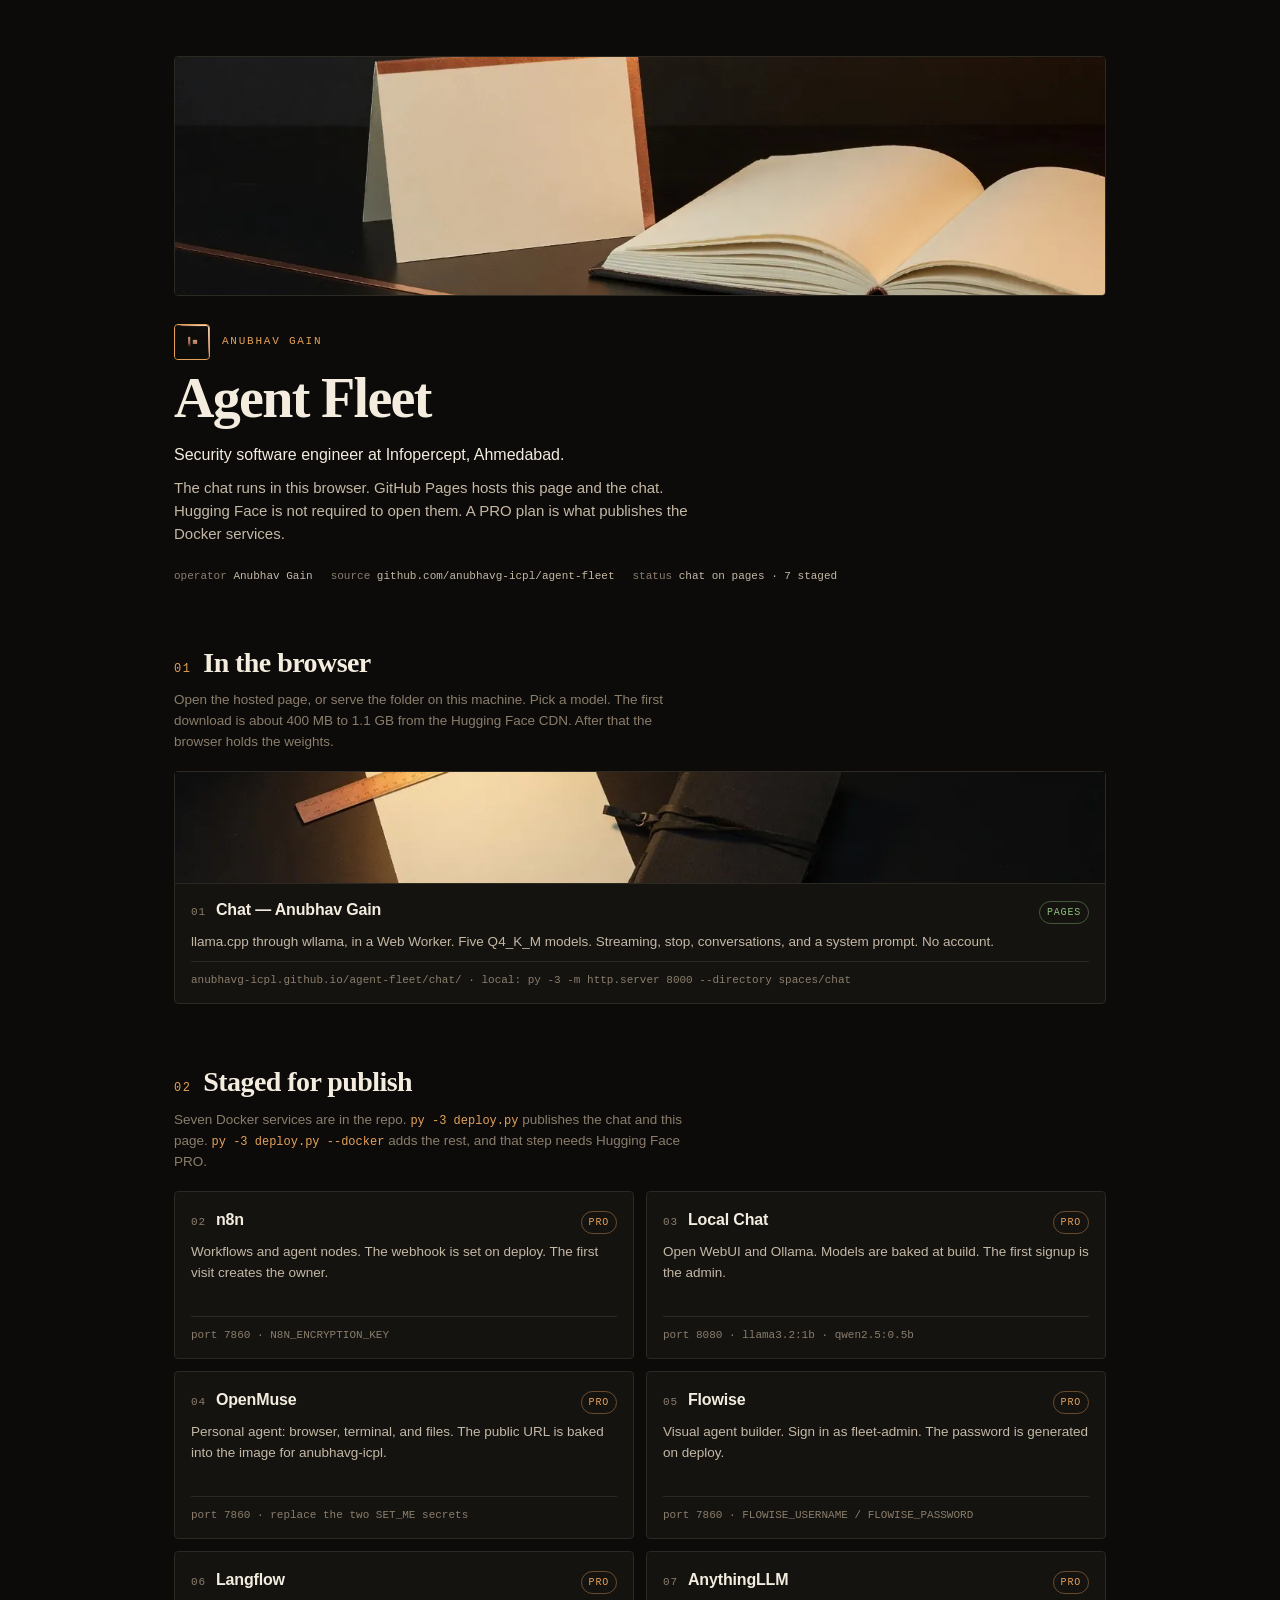
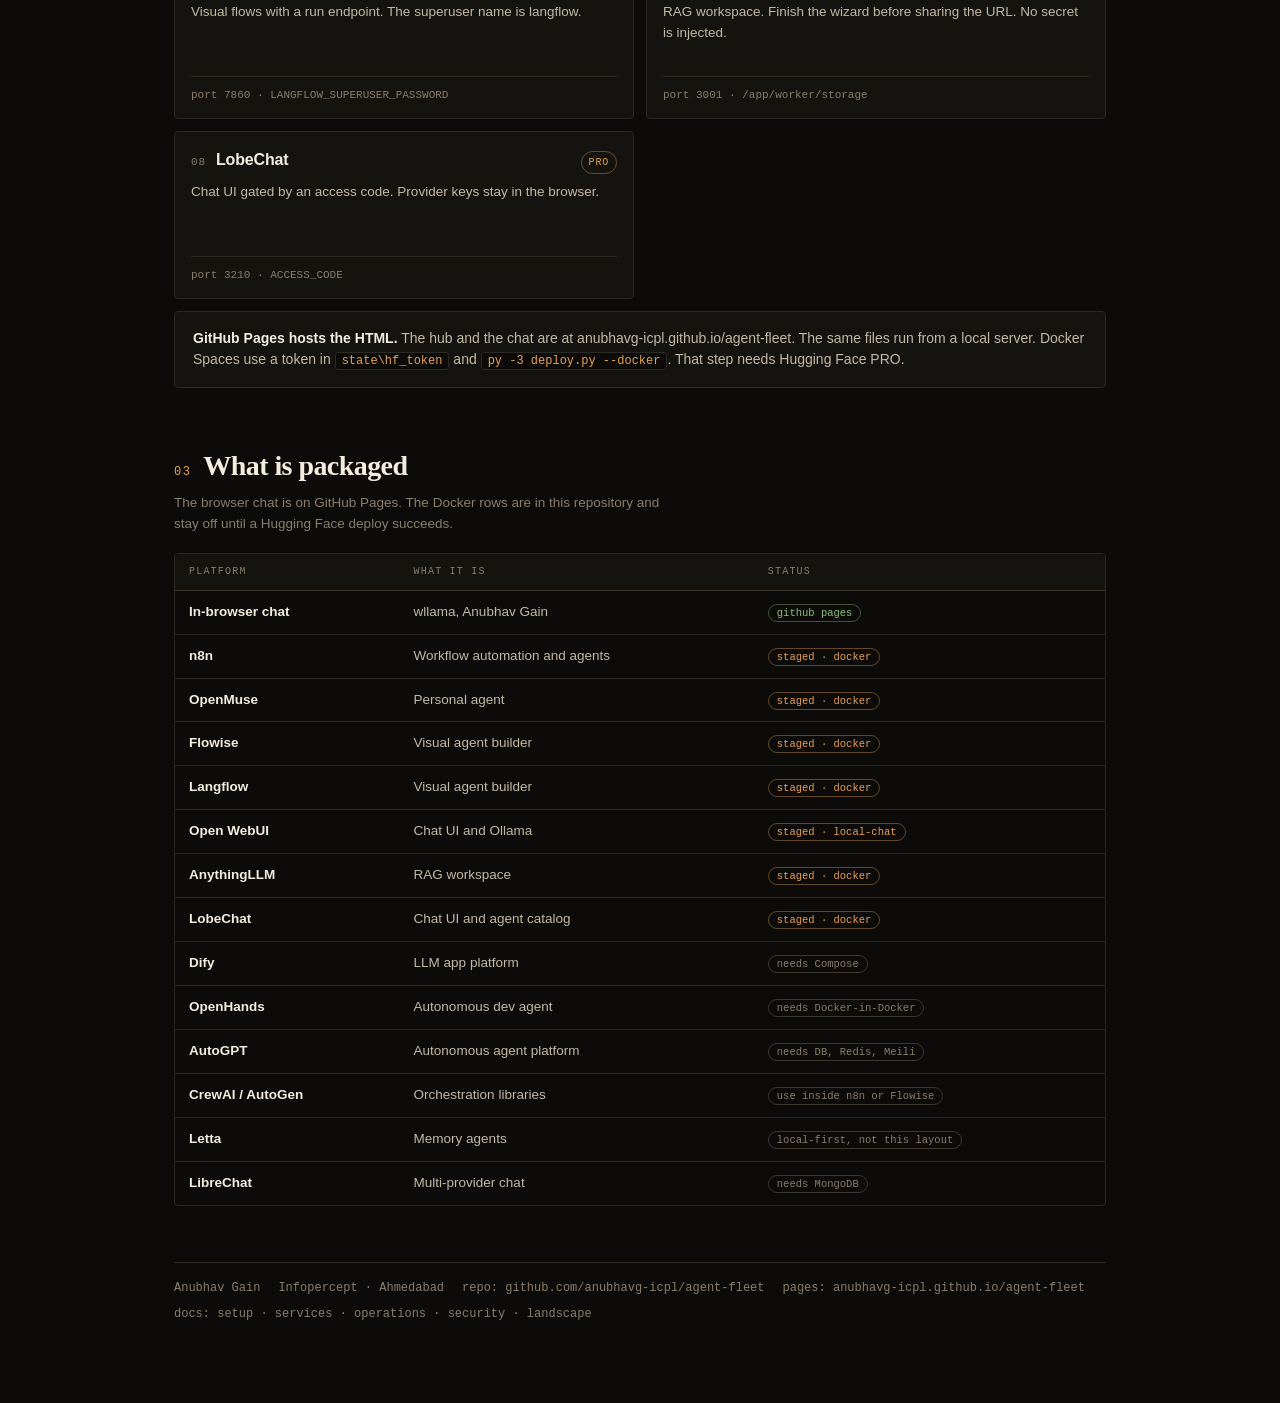
<file: docs/index.html>
<!doctype html>
<html lang="en">
<head>
<meta charset="utf-8" />
<meta name="viewport" content="width=device-width, initial-scale=1" />
<title>Agent Fleet — Anubhav Gain</title>
<meta name="description" content="Anubhav Gain's agent fleet. The chat runs on this machine. Hugging Face is only for publishing." />
<meta name="theme-color" content="#0c0b09" />
<link rel="icon" href="data:image/svg+xml,%3Csvg xmlns='http://www.w3.org/2000/svg' viewBox='0 0 64 64'%3E%3Crect width='64' height='64' fill='%230c0b09'/%3E%3Crect x='4' y='4' width='56' height='56' fill='none' stroke='%23e4a15a' stroke-width='2'/%3E%3Ctext x='32' y='40' text-anchor='middle' fill='%23e4a15a' font-family='ui-monospace,Consolas,monospace' font-size='18'%3EAG%3C/text%3E%3C/svg%3E" />
<style>
:root {
  --bg: #0c0b09; --bg-2: #141310; --bg-3: #1c1a16;
  --line: #2c2822; --line-2: #3d362c;
  --text: #f3ecdf; --text-2: #c4b8a6; --text-3: #8a7d6c;
  --accent: #e4a15a; --ok: #8fbf7a;
  --mono: "Cascadia Mono", ui-monospace, Consolas, monospace;
  --sans: "Segoe UI", Inter, Roboto, sans-serif;
  --display: "Iowan Old Style", Palatino, Georgia, serif;
}
* { box-sizing: border-box; }
body {
  margin: 0; background: var(--bg); color: var(--text);
  font-family: var(--sans); font-size: 15px; line-height: 1.55;
}
a { color: var(--accent); text-decoration: none; }
a:hover { text-decoration: underline; }
:focus-visible { outline: 2px solid var(--accent); outline-offset: 2px; }
.wrap { max-width: 980px; margin: 0 auto; padding: 56px 24px 80px; }

.hero, .seal { display: block; }
.hero {
  width: 100%;
  height: 240px;
  object-fit: cover;
  object-position: center;
  margin: 0 0 28px;
  border: 1px solid var(--line);
  border-radius: 4px;
  background: var(--bg-2);
}
.brand-row { display: flex; align-items: center; gap: 12px; margin-bottom: 12px; }
.brand-row .kicker { margin: 0; }
.seal {
  width: 36px; height: 36px; object-fit: cover;
  border: 1px solid var(--accent); border-radius: 4px; background: var(--bg);
}
.kicker {
  margin: 0 0 12px;
  font-family: var(--mono); font-size: 11px; letter-spacing: .16em;
  text-transform: uppercase; color: var(--accent);
}
h1 {
  font-family: var(--display); font-weight: 600;
  font-size: 56px; letter-spacing: -.03em; line-height: 0.95;
  margin: 0 0 18px;
}
.role { margin: 0 0 8px; color: var(--text); font-size: 16px; }
.sub { margin: 0; color: var(--text-2); max-width: 62ch; }
.meta {
  display: flex; flex-wrap: wrap; gap: 8px 18px; margin-top: 22px;
  font-family: var(--mono); font-size: 11px; color: var(--text-3);
}
.meta b { color: var(--text-2); font-weight: 500; }

section { margin-top: 56px; }
h2 {
  display: flex; align-items: baseline; gap: 12px;
  font-family: var(--display); font-size: 28px; font-weight: 600;
  letter-spacing: -.02em; text-transform: none; color: var(--text);
  margin: 0 0 6px;
}
h2 span {
  font-family: var(--mono); font-size: 12px; letter-spacing: .12em;
  color: var(--accent); font-weight: 500;
}
.section-sub { color: var(--text-3); font-size: 13.5px; margin: 0 0 18px; max-width: 68ch; }

.grid { display: grid; grid-template-columns: 1fr 1fr; gap: 12px; }
.card {
  background: var(--bg-2); border: 1px solid var(--line); border-radius: 4px;
  padding: 16px 16px 14px; display: flex; flex-direction: column; gap: 8px;
  min-height: 168px; color: var(--text);
}
.card-plate {
  width: calc(100% + 32px);
  height: 112px;
  object-fit: cover;
  object-position: center;
  margin: -16px -16px 6px;
  border-bottom: 1px solid var(--line);
  background: var(--bg);
}
a.card:hover { border-color: var(--accent); text-decoration: none; }
.card-top { display: flex; align-items: baseline; gap: 10px; }
.index {
  font-family: var(--mono); font-size: 11px; color: var(--text-3); letter-spacing: .08em;
}
.card-title { font-weight: 600; font-size: 16px; letter-spacing: -.01em; }
.badge {
  margin-left: auto; font-family: var(--mono); font-size: 10px;
  letter-spacing: .08em; padding: 3px 7px; border-radius: 999px;
  border: 1px solid var(--line-2); color: var(--text-3); white-space: nowrap;
}
.badge.live { color: var(--ok); border-color: rgba(143,191,122,.4); }
.badge.pro { color: var(--accent); border-color: rgba(228,161,90,.4); }
.card-desc { color: var(--text-2); font-size: 13.5px; flex: 1; }
.card-tech {
  font-family: var(--mono); font-size: 11px; color: var(--text-3);
  border-top: 1px solid var(--line); padding-top: 10px;
}
.span-2 { grid-column: 1 / -1; }

.note {
  margin-top: 12px; border: 1px solid var(--line); border-radius: 4px;
  padding: 16px 18px; color: var(--text-2); font-size: 14px;
  background: var(--bg-2);
}
.note strong { color: var(--text); font-weight: 600; }
.note code {
  font-family: var(--mono); font-size: 12px; color: var(--accent);
  background: var(--bg); border: 1px solid var(--line); border-radius: 3px; padding: 1px 6px;
}

.table-wrap { overflow-x: auto; border: 1px solid var(--line); border-radius: 4px; }
table { width: 100%; border-collapse: collapse; font-size: 13.5px; }
th {
  text-align: left; font-family: var(--mono); font-size: 10px; letter-spacing: .12em;
  text-transform: uppercase; color: var(--text-3); font-weight: 500;
  padding: 10px 14px; border-bottom: 1px solid var(--line-2); background: var(--bg-2);
}
td { padding: 11px 14px; border-bottom: 1px solid var(--line); color: var(--text-2); vertical-align: top; }
tr:last-child td { border-bottom: none; }
td:first-child { color: var(--text); font-weight: 600; white-space: nowrap; }
.tag {
  font-family: var(--mono); font-size: 10.5px; padding: 2px 8px; border-radius: 999px;
  border: 1px solid var(--line-2); white-space: nowrap;
}
.tag.live { color: var(--ok); border-color: rgba(143,191,122,.4); }
.tag.pro { color: var(--accent); border-color: rgba(228,161,90,.4); }
.tag.alt { color: var(--text-3); }

footer {
  margin-top: 56px; padding-top: 16px; border-top: 1px solid var(--line);
  color: var(--text-3); font-size: 12px; font-family: var(--mono);
  display: flex; flex-wrap: wrap; gap: 8px 18px;
}
@media (max-width: 760px) {
  .wrap { padding: 32px 16px 56px; }
  .hero { height: 168px; margin-bottom: 22px; }
  h1 { font-size: 40px; }
  h2 { font-size: 24px; }
  .grid { grid-template-columns: 1fr; }
  .span-2 { grid-column: auto; }
}
</style>
</head>
<body>
<div class="wrap">

<header>
  <img class="hero" src="assets/hero.webp" alt="" width="1400" height="788" />
  <div class="brand-row">
    <img class="seal" src="assets/mark.webp" alt="" width="36" height="36" />
    <p class="kicker">Anubhav Gain</p>
  </div>
  <h1>Agent Fleet</h1>
  <p class="role">Security software engineer at Infopercept, Ahmedabad.</p>
  <p class="sub">The chat runs in this browser. GitHub Pages hosts this page and the chat. Hugging Face is not required to open them. A PRO plan is what publishes the Docker services.</p>
  <div class="meta">
    <span>operator <b>Anubhav Gain</b></span>
    <span>source <b>github.com/anubhavg-icpl/agent-fleet</b></span>
    <span>status <b>chat on pages · 7 staged</b></span>
  </div>
</header>

<section>
  <h2><span>01</span>In the browser</h2>
  <p class="section-sub">Open the hosted page, or serve the folder on this machine. Pick a model. The first download is about 400 MB to 1.1 GB from the Hugging Face CDN. After that the browser holds the weights.</p>
  <div class="grid">
    <a class="card span-2" href="https://anubhavg-icpl.github.io/agent-fleet/chat/">
      <img class="card-plate" src="assets/plate.webp" alt="" width="1200" height="675" />
      <div class="card-top">
        <span class="index">01</span>
        <span class="card-title">Chat — Anubhav Gain</span>
        <span class="badge live">PAGES</span>
      </div>
      <div class="card-desc">llama.cpp through wllama, in a Web Worker. Five Q4_K_M models. Streaming, stop, conversations, and a system prompt. No account.</div>
      <div class="card-tech">anubhavg-icpl.github.io/agent-fleet/chat/ · local: py -3 -m http.server 8000 --directory spaces/chat</div>
    </a>
  </div>
</section>

<section>
  <h2><span>02</span>Staged for publish</h2>
  <p class="section-sub">Seven Docker services are in the repo. <code style="font-family:var(--mono);font-size:12px;color:var(--accent)">py -3 deploy.py</code> publishes the chat and this page. <code style="font-family:var(--mono);font-size:12px;color:var(--accent)">py -3 deploy.py --docker</code> adds the rest, and that step needs Hugging Face PRO.</p>
  <div class="grid">

    <a class="card" href="https://github.com/anubhavg-icpl/agent-fleet/tree/main/spaces/n8n" target="_blank" rel="noopener">
      <div class="card-top"><span class="index">02</span><span class="card-title">n8n</span><span class="badge pro">PRO</span></div>
      <div class="card-desc">Workflows and agent nodes. The webhook is set on deploy. The first visit creates the owner.</div>
      <div class="card-tech">port 7860 · N8N_ENCRYPTION_KEY</div>
    </a>

    <a class="card" href="https://github.com/anubhavg-icpl/agent-fleet/tree/main/spaces/local-chat" target="_blank" rel="noopener">
      <div class="card-top"><span class="index">03</span><span class="card-title">Local Chat</span><span class="badge pro">PRO</span></div>
      <div class="card-desc">Open WebUI and Ollama. Models are baked at build. The first signup is the admin.</div>
      <div class="card-tech">port 8080 · llama3.2:1b · qwen2.5:0.5b</div>
    </a>

    <a class="card" href="https://github.com/anubhavg-icpl/agent-fleet/tree/main/spaces/openmuse" target="_blank" rel="noopener">
      <div class="card-top"><span class="index">04</span><span class="card-title">OpenMuse</span><span class="badge pro">PRO</span></div>
      <div class="card-desc">Personal agent: browser, terminal, and files. The public URL is baked into the image for anubhavg-icpl.</div>
      <div class="card-tech">port 7860 · replace the two SET_ME secrets</div>
    </a>

    <a class="card" href="https://github.com/anubhavg-icpl/agent-fleet/tree/main/spaces/flowise" target="_blank" rel="noopener">
      <div class="card-top"><span class="index">05</span><span class="card-title">Flowise</span><span class="badge pro">PRO</span></div>
      <div class="card-desc">Visual agent builder. Sign in as fleet-admin. The password is generated on deploy.</div>
      <div class="card-tech">port 7860 · FLOWISE_USERNAME / FLOWISE_PASSWORD</div>
    </a>

    <a class="card" href="https://github.com/anubhavg-icpl/agent-fleet/tree/main/spaces/langflow" target="_blank" rel="noopener">
      <div class="card-top"><span class="index">06</span><span class="card-title">Langflow</span><span class="badge pro">PRO</span></div>
      <div class="card-desc">Visual flows with a run endpoint. The superuser name is langflow.</div>
      <div class="card-tech">port 7860 · LANGFLOW_SUPERUSER_PASSWORD</div>
    </a>

    <a class="card" href="https://github.com/anubhavg-icpl/agent-fleet/tree/main/spaces/anythingllm" target="_blank" rel="noopener">
      <div class="card-top"><span class="index">07</span><span class="card-title">AnythingLLM</span><span class="badge pro">PRO</span></div>
      <div class="card-desc">RAG workspace. Finish the wizard before sharing the URL. No secret is injected.</div>
      <div class="card-tech">port 3001 · /app/worker/storage</div>
    </a>

    <a class="card" href="https://github.com/anubhavg-icpl/agent-fleet/tree/main/spaces/lobechat" target="_blank" rel="noopener">
      <div class="card-top"><span class="index">08</span><span class="card-title">LobeChat</span><span class="badge pro">PRO</span></div>
      <div class="card-desc">Chat UI gated by an access code. Provider keys stay in the browser.</div>
      <div class="card-tech">port 3210 · ACCESS_CODE</div>
    </a>

  </div>
  <div class="note">
    <strong>GitHub Pages hosts the HTML.</strong>
    The hub and the chat are at anubhavg-icpl.github.io/agent-fleet. The same files run from a local server. Docker Spaces use a token in <code>state\hf_token</code> and <code>py -3 deploy.py --docker</code>. That step needs Hugging Face PRO.
  </div>
</section>

<section>
  <h2><span>03</span>What is packaged</h2>
  <p class="section-sub">The browser chat is on GitHub Pages. The Docker rows are in this repository and stay off until a Hugging Face deploy succeeds.</p>
  <div class="table-wrap">
  <table>
    <thead><tr><th>Platform</th><th>What it is</th><th>Status</th></tr></thead>
    <tbody>
      <tr><td>In-browser chat</td><td>wllama, Anubhav Gain</td><td><span class="tag live">github pages</span></td></tr>
      <tr><td>n8n</td><td>Workflow automation and agents</td><td><span class="tag pro">staged · docker</span></td></tr>
      <tr><td>OpenMuse</td><td>Personal agent</td><td><span class="tag pro">staged · docker</span></td></tr>
      <tr><td>Flowise</td><td>Visual agent builder</td><td><span class="tag pro">staged · docker</span></td></tr>
      <tr><td>Langflow</td><td>Visual agent builder</td><td><span class="tag pro">staged · docker</span></td></tr>
      <tr><td>Open WebUI</td><td>Chat UI and Ollama</td><td><span class="tag pro">staged · local-chat</span></td></tr>
      <tr><td>AnythingLLM</td><td>RAG workspace</td><td><span class="tag pro">staged · docker</span></td></tr>
      <tr><td>LobeChat</td><td>Chat UI and agent catalog</td><td><span class="tag pro">staged · docker</span></td></tr>
      <tr><td>Dify</td><td>LLM app platform</td><td><span class="tag alt">needs Compose</span></td></tr>
      <tr><td>OpenHands</td><td>Autonomous dev agent</td><td><span class="tag alt">needs Docker-in-Docker</span></td></tr>
      <tr><td>AutoGPT</td><td>Autonomous agent platform</td><td><span class="tag alt">needs DB, Redis, Meili</span></td></tr>
      <tr><td>CrewAI / AutoGen</td><td>Orchestration libraries</td><td><span class="tag alt">use inside n8n or Flowise</span></td></tr>
      <tr><td>Letta</td><td>Memory agents</td><td><span class="tag alt">local-first, not this layout</span></td></tr>
      <tr><td>LibreChat</td><td>Multi-provider chat</td><td><span class="tag alt">needs MongoDB</span></td></tr>
    </tbody>
  </table>
  </div>
</section>

<footer>
  <span>Anubhav Gain</span>
  <span>Infopercept · Ahmedabad</span>
  <span>repo: github.com/anubhavg-icpl/agent-fleet</span>
  <span>pages: anubhavg-icpl.github.io/agent-fleet</span>
  <span>docs: setup · services · operations · security · landscape</span>
</footer>

</div>
</body>
</html>
</file>
